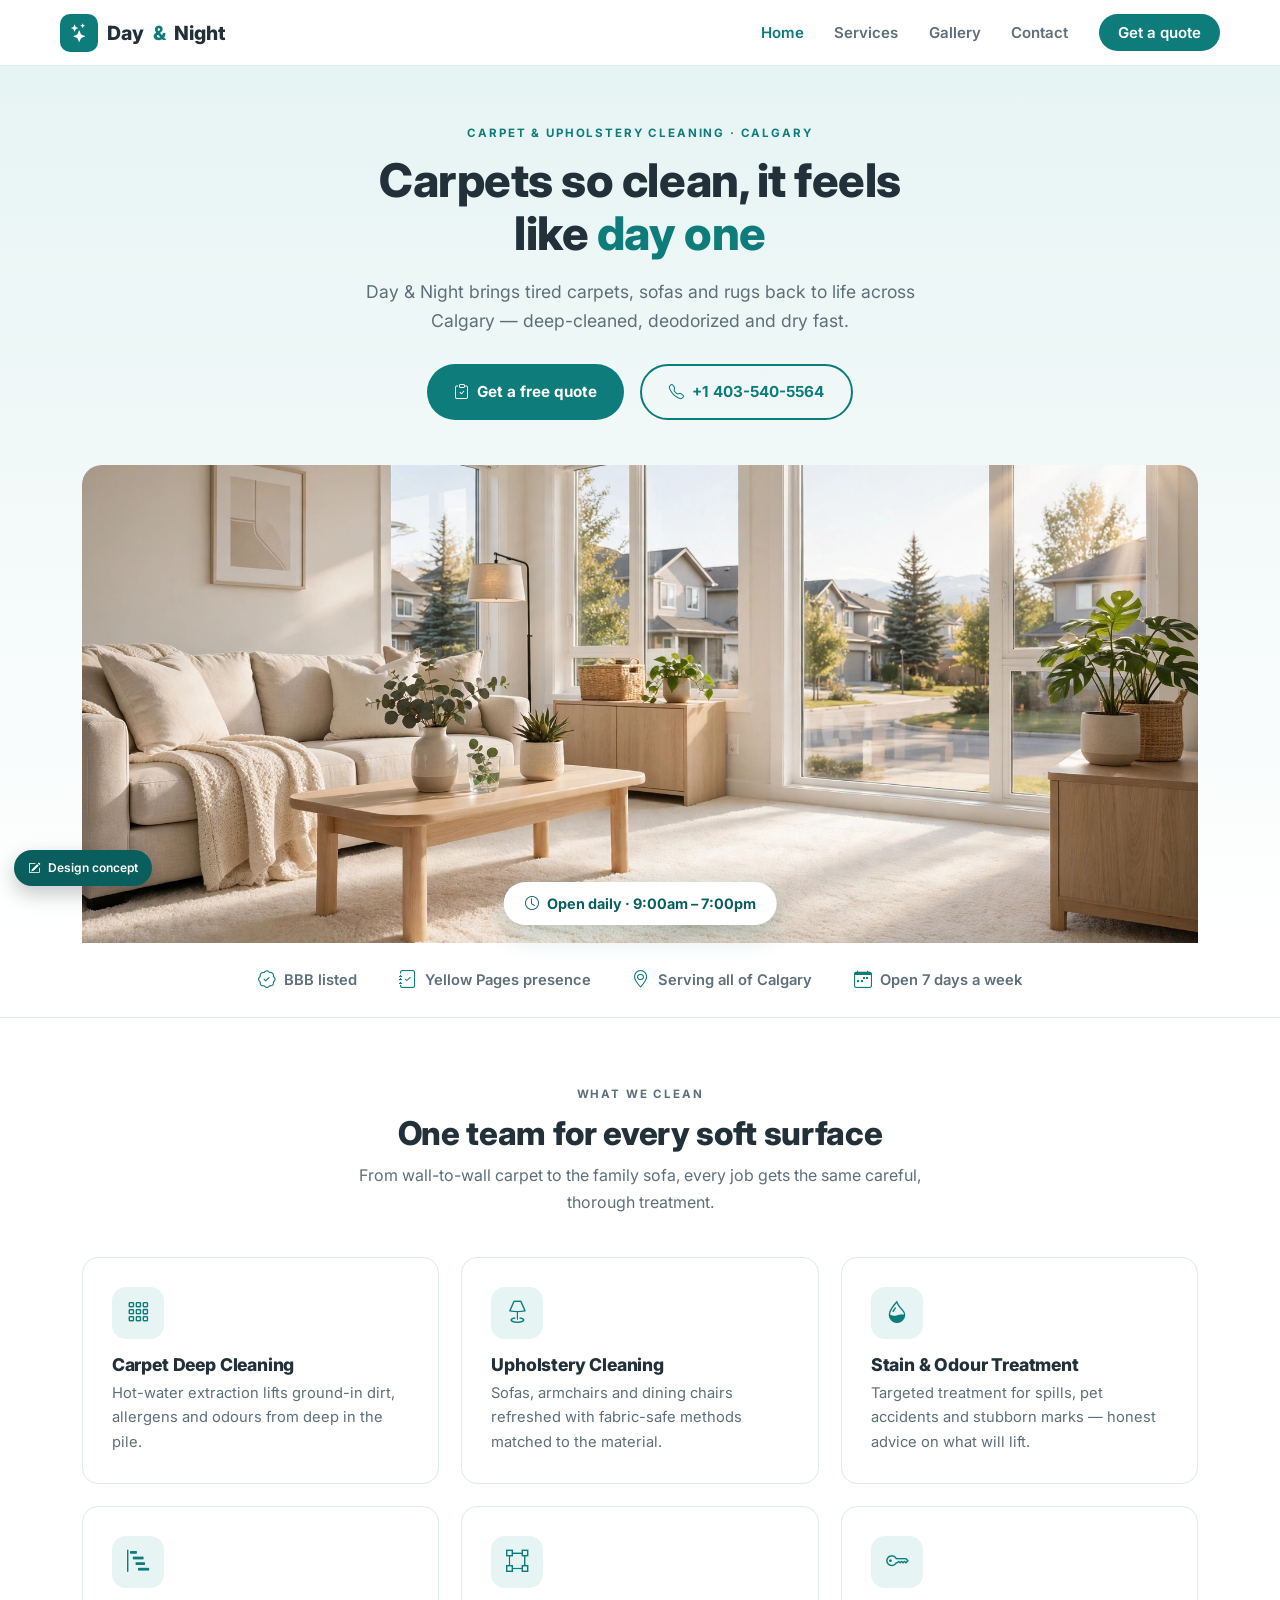
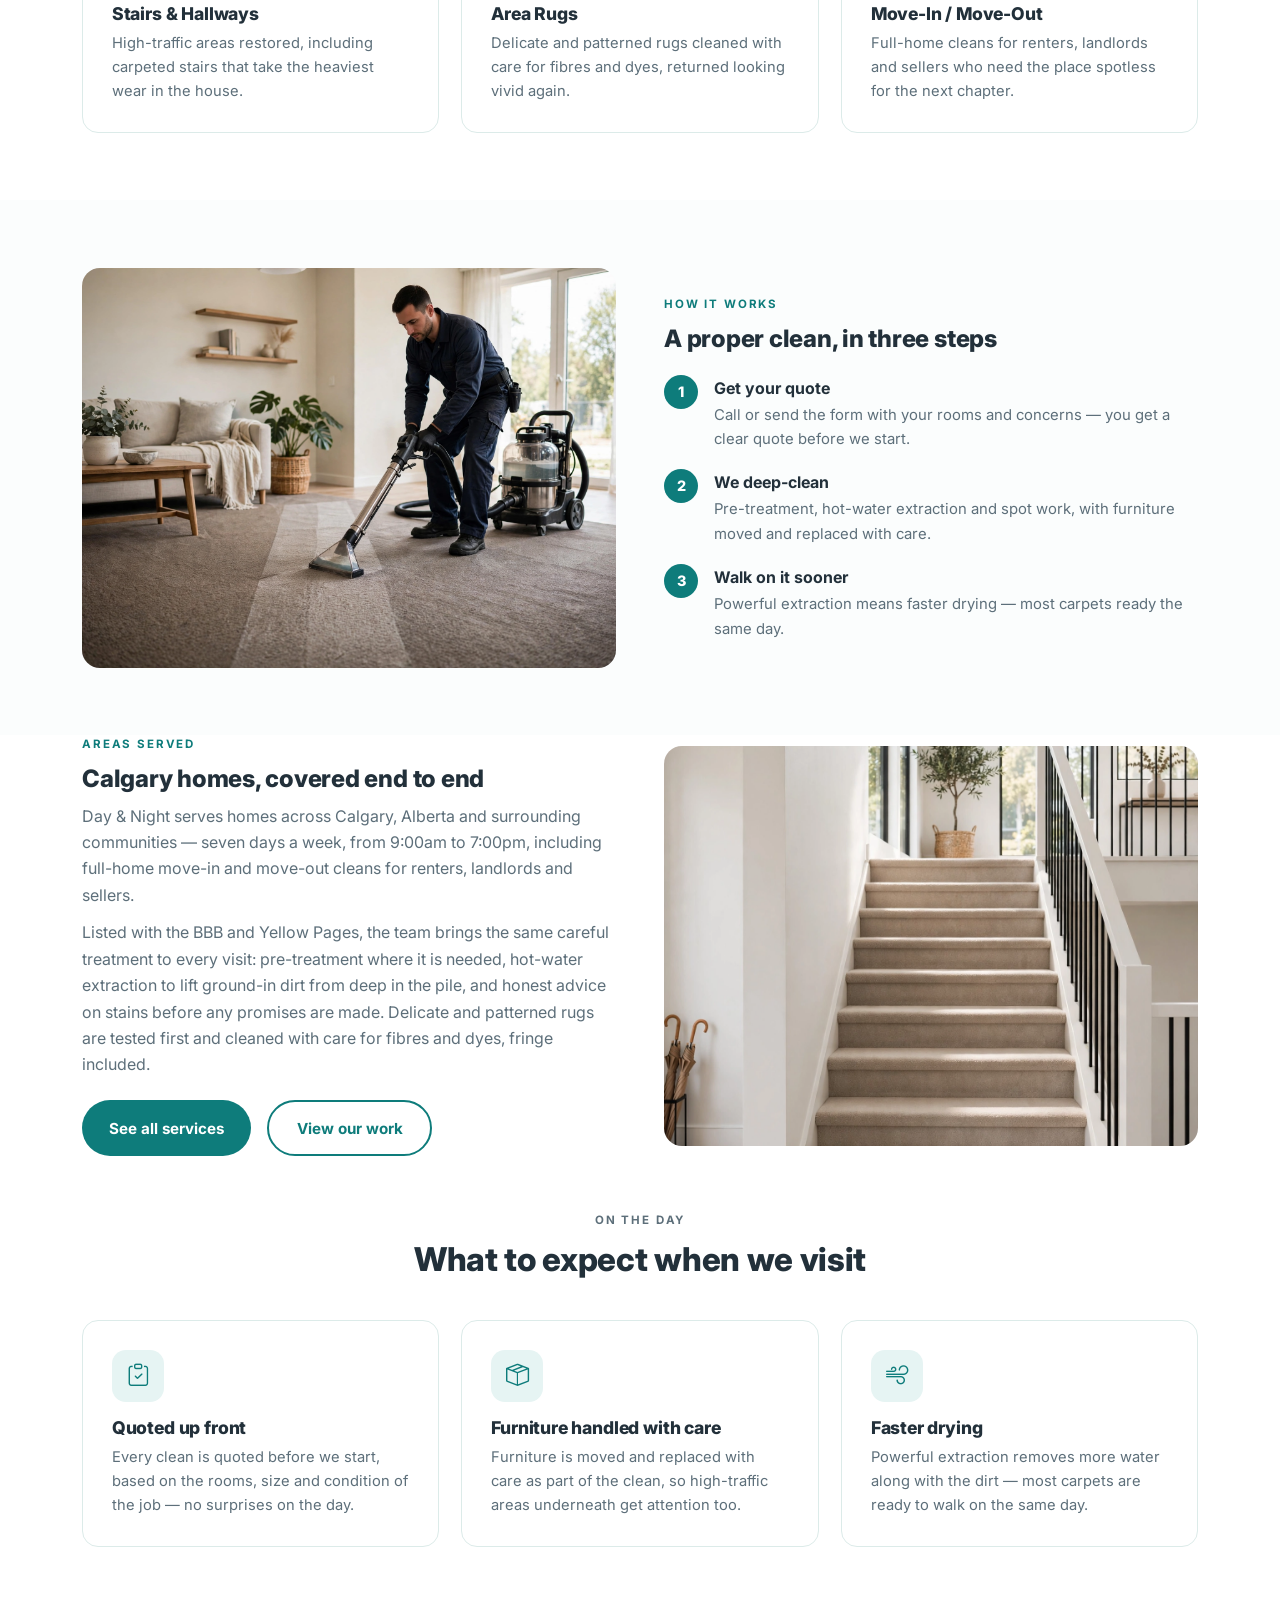
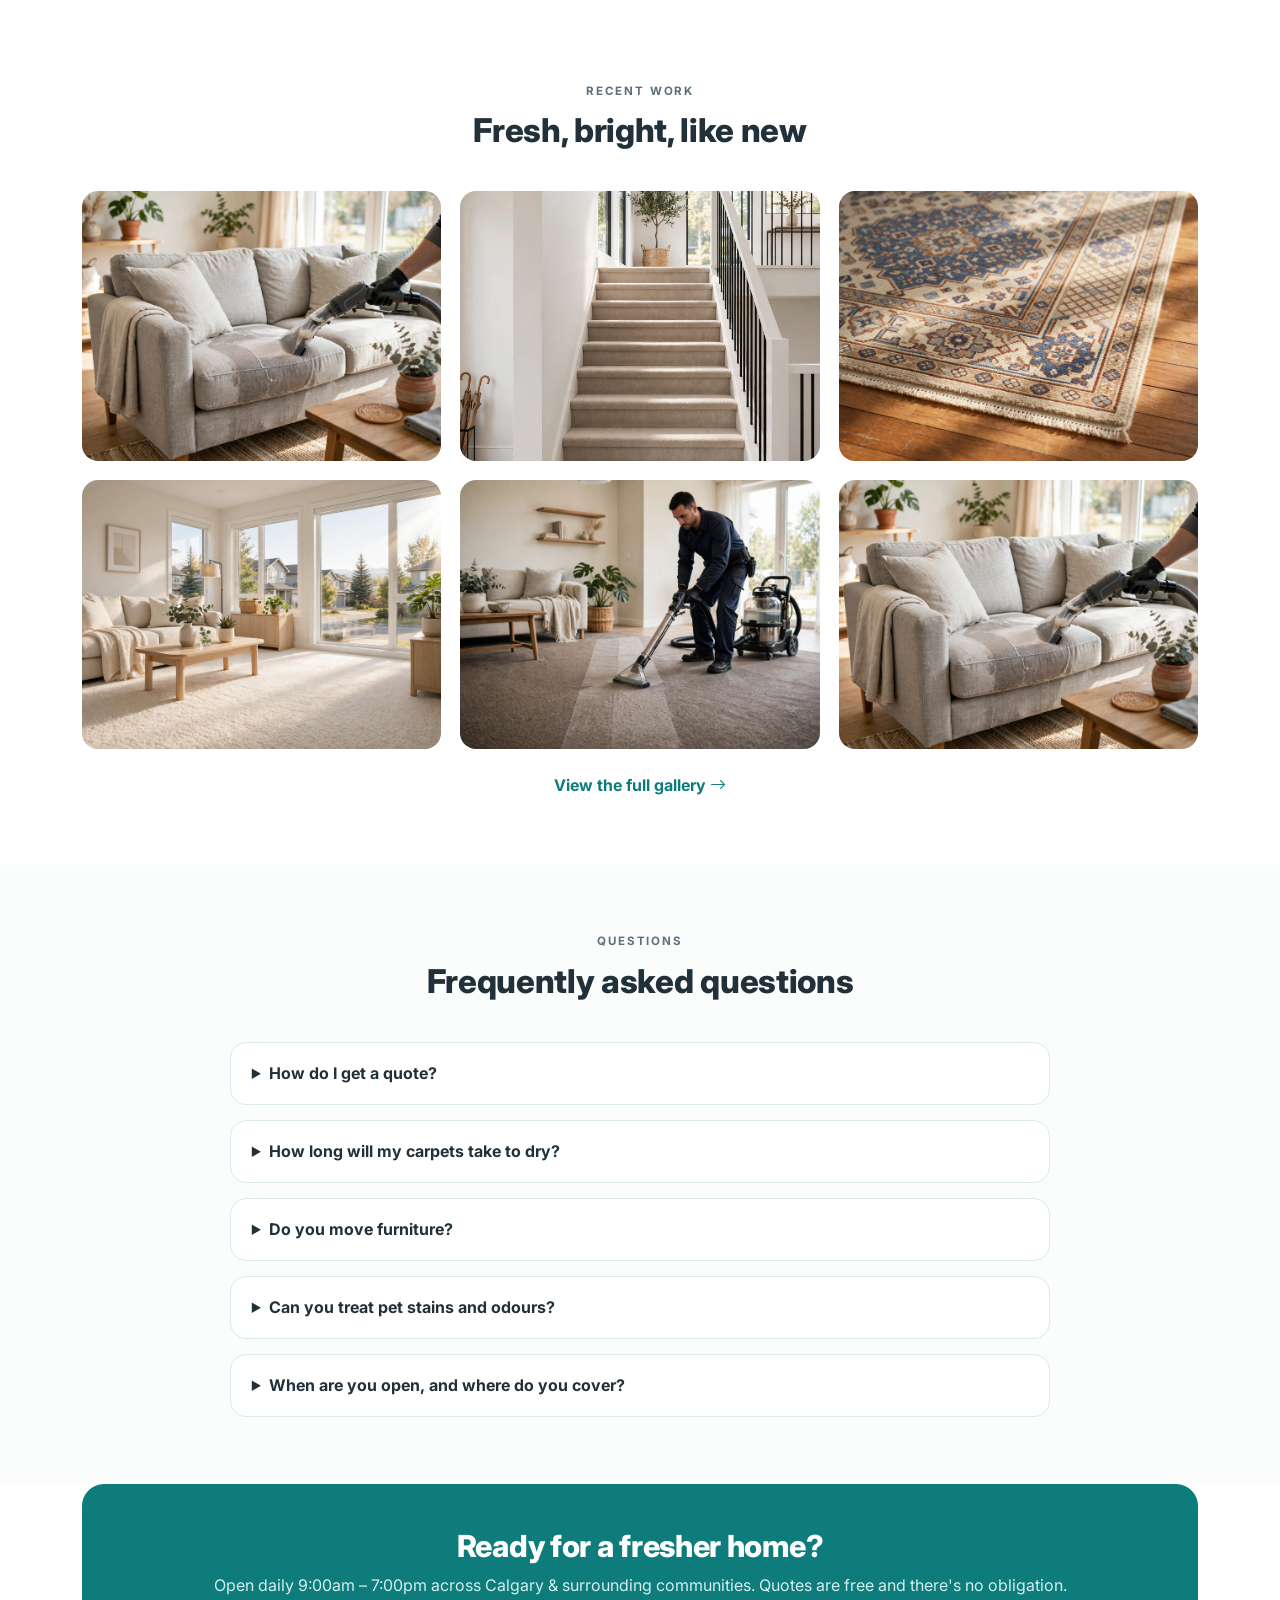
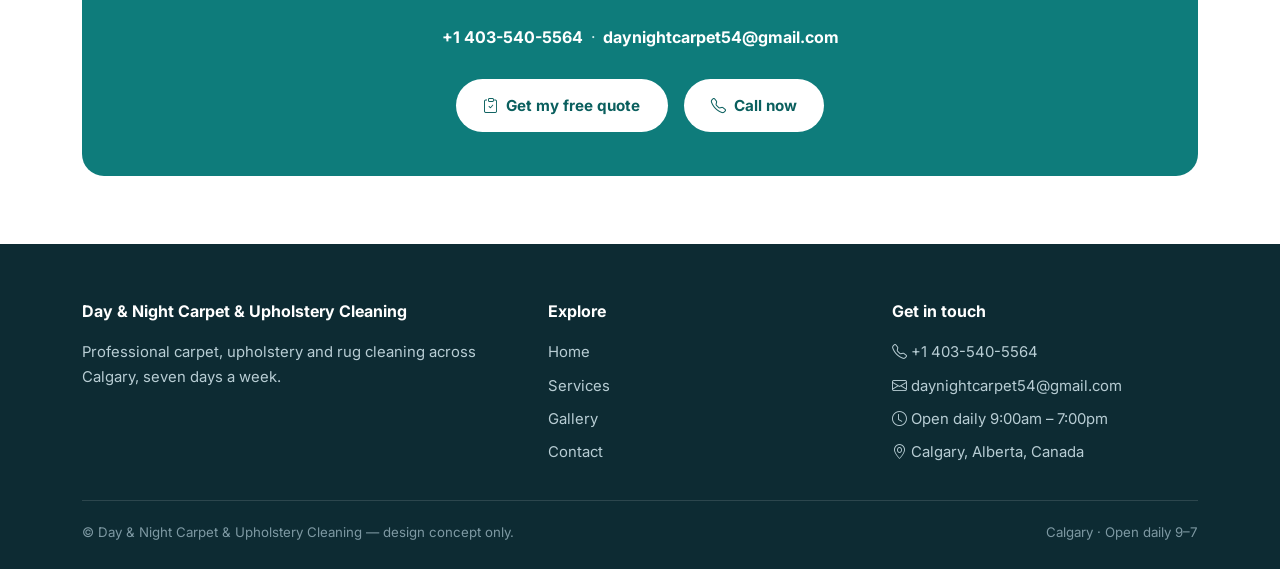
<file: index.html>
<!doctype html>
<html lang="en">
<head>
<meta charset="utf-8">
<meta name="viewport" content="width=device-width, initial-scale=1">
<title>Day &amp; Night Carpet &amp; Upholstery Cleaning — Calgary</title>
<meta name="description" content="Professional carpet and upholstery cleaning in Calgary. Open daily 9am–7pm. Call +1 403-540-5564 for a free quote.">
<link rel="preconnect" href="https://fonts.googleapis.com">
<link href="https://fonts.googleapis.com/css2?family=Inter:wght@400;500;600;700;800&display=swap" rel="stylesheet">
<link rel="stylesheet" href="https://cdn.jsdelivr.net/npm/bootstrap-icons@1.11.3/font/bootstrap-icons.min.css">
<link rel="stylesheet" href="styles.css">
</head>
<body>
<header class="site">
  <div class="wrap nav">
    <a class="logo" href="index.html"><span class="mark"><i class="bi bi-stars"></i></span>Day <span>&amp;</span> Night</a>
    <button class="nav-toggle" aria-label="Open menu" aria-expanded="false"><i class="bi bi-list"></i></button>
    <ul class="nav-links">
      <li><a href="index.html" class="active">Home</a></li>
      <li><a href="services.html">Services</a></li>
      <li><a href="gallery.html">Gallery</a></li>
      <li><a href="contact.html">Contact</a></li>
      <li><a class="nav-cta" href="contact.html">Get a quote</a></li>
    </ul>
  </div>
</header>

<section class="hero">
  <div class="wrap">
    <p class="kicker">Carpet &amp; upholstery cleaning · Calgary</p>
    <h1>Carpets so clean, it feels like <em>day one</em></h1>
    <p class="lede">Day &amp; Night brings tired carpets, sofas and rugs back to life across Calgary — deep-cleaned, deodorized and dry fast.</p>
    <div class="hero-actions">
      <a class="btn btn-teal" href="contact.html"><i class="bi bi-clipboard-check"></i> Get a free quote</a>
      <a class="btn btn-outline" href="tel:+14035405564"><i class="bi bi-telephone"></i> +1 403-540-5564</a>
    </div>
    <div class="hero-img">
      <img src="images/hero.webp" alt="A bright Calgary living room with a freshly cleaned carpet">
      <div class="hours-pill"><i class="bi bi-clock"></i> Open daily · 9:00am – 7:00pm</div>
    </div>
  </div>
</section>

<div class="trust">
  <div class="wrap trust-row">
    <span><i class="bi bi-patch-check"></i> BBB listed</span>
    <span><i class="bi bi-journal-check"></i> Yellow Pages presence</span>
    <span><i class="bi bi-geo-alt"></i> Serving all of Calgary</span>
    <span><i class="bi bi-calendar-week"></i> Open 7 days a week</span>
  </div>
</div>

<section class="section">
  <div class="wrap">
    <div class="sec-head">
      <p class="kicker">What we clean</p>
      <h2>One team for every soft surface</h2>
      <p>From wall-to-wall carpet to the family sofa, every job gets the same careful, thorough treatment.</p>
    </div>
    <div class="tiles">
      <div class="tile"><div class="ic"><i class="bi bi-grid-3x3-gap"></i></div><h3>Carpet Deep Cleaning</h3><p>Hot-water extraction lifts ground-in dirt, allergens and odours from deep in the pile.</p></div>
      <div class="tile"><div class="ic"><i class="bi bi-lamp"></i></div><h3>Upholstery Cleaning</h3><p>Sofas, armchairs and dining chairs refreshed with fabric-safe methods matched to the material.</p></div>
      <div class="tile"><div class="ic"><i class="bi bi-droplet-half"></i></div><h3>Stain &amp; Odour Treatment</h3><p>Targeted treatment for spills, pet accidents and stubborn marks — honest advice on what will lift.</p></div>
      <div class="tile"><div class="ic"><i class="bi bi-bar-chart-steps"></i></div><h3>Stairs &amp; Hallways</h3><p>High-traffic areas restored, including carpeted stairs that take the heaviest wear in the house.</p></div>
      <div class="tile"><div class="ic"><i class="bi bi-bounding-box"></i></div><h3>Area Rugs</h3><p>Delicate and patterned rugs cleaned with care for fibres and dyes, returned looking vivid again.</p></div>
      <div class="tile"><div class="ic"><i class="bi bi-key"></i></div><h3>Move-In / Move-Out</h3><p>Full-home cleans for renters, landlords and sellers who need the place spotless for the next chapter.</p></div>
    </div>
  </div>
</section>


<section class="section alt">
  <div class="wrap split">
    <img src="images/carpet-clean.webp" alt="Professional carpet cleaning machine at work">
    <div>
      <p class="kicker">How it works</p>
      <h2>A proper clean, in three steps</h2>
      <div class="process">
        <div class="p"><div class="n">1</div><div><b>Get your quote</b><p>Call or send the form with your rooms and concerns — you get a clear quote before we start.</p></div></div>
        <div class="p"><div class="n">2</div><div><b>We deep-clean</b><p>Pre-treatment, hot-water extraction and spot work, with furniture moved and replaced with care.</p></div></div>
        <div class="p"><div class="n">3</div><div><b>Walk on it sooner</b><p>Powerful extraction means faster drying — most carpets ready the same day.</p></div></div>
      </div>
    </div>
  </div>
</section>


<section class="section" style="padding-top:0">
  <div class="wrap">
    <div class="split">
      <div>
        <p class="kicker">Areas served</p>
        <h2>Calgary homes, covered end to end</h2>
        <p style="color:var(--soft);margin-top:.6rem">Day &amp; Night serves homes across Calgary, Alberta and surrounding communities — seven days a week, from 9:00am to 7:00pm, including full-home move-in and move-out cleans for renters, landlords and sellers.</p>
        <p style="color:var(--soft);margin-top:.7rem">Listed with the BBB and Yellow Pages, the team brings the same careful treatment to every visit: pre-treatment where it is needed, hot-water extraction to lift ground-in dirt from deep in the pile, and honest advice on stains before any promises are made. Delicate and patterned rugs are tested first and cleaned with care for fibres and dyes, fringe included.</p>
        <div class="hero-actions" style="justify-content:flex-start;margin-top:1.4rem">
          <a class="btn btn-teal" href="services.html">See all services</a>
          <a class="btn btn-outline" href="gallery.html">View our work</a>
        </div>
      </div>
      <img src="images/stairs.webp" alt="Spotless carpeted staircase in a Calgary home">
    </div>
    <div class="sec-head" style="margin-top:3.4rem">
      <p class="kicker">On the day</p>
      <h2>What to expect when we visit</h2>
    </div>
    <div class="tiles">
      <div class="tile"><div class="ic"><i class="bi bi-clipboard-check"></i></div><h3>Quoted up front</h3><p>Every clean is quoted before we start, based on the rooms, size and condition of the job — no surprises on the day.</p></div>
      <div class="tile"><div class="ic"><i class="bi bi-box-seam"></i></div><h3>Furniture handled with care</h3><p>Furniture is moved and replaced with care as part of the clean, so high-traffic areas underneath get attention too.</p></div>
      <div class="tile"><div class="ic"><i class="bi bi-wind"></i></div><h3>Faster drying</h3><p>Powerful extraction removes more water along with the dirt — most carpets are ready to walk on the same day.</p></div>
    </div>
  </div>
</section>

<section class="section">
  <div class="wrap">
    <div class="sec-head">
      <p class="kicker">Recent work</p>
      <h2>Fresh, bright, like new</h2>
    </div>
    <div class="strip">
      <img src="images/upholstery.webp" alt="Sofa being deep cleaned">
      <img src="images/stairs.webp" alt="Spotless carpeted staircase">
      <img src="images/rug.webp" alt="Clean patterned area rug">
    </div>
    <div class="strip" style="margin-top:1.2rem">
      <img src="images/hero.webp" alt="Bright living room with a freshly cleaned carpet">
      <img src="images/carpet-clean.webp" alt="Professional carpet cleaning in progress">
      <img src="images/upholstery.webp" alt="Upholstery fabric refreshed after cleaning" style="object-position:bottom">
    </div>
    <p style="margin-top:1.4rem;text-align:center"><a href="gallery.html" style="color:var(--teal);font-weight:700">View the full gallery <i class="bi bi-arrow-right"></i></a></p>
  </div>
</section>


<section class="section alt faq-sec">
  <div class="wrap">
    <div class="sec-head">
      <p class="kicker">Questions</p>
      <h2>Frequently asked questions</h2>
    </div>
    <div class="faq-list">
      <details class="faq-item"><summary>How do I get a quote?</summary><p>Call <a href="tel:+14035405564">+1 403-540-5564</a> or send the contact form with the rooms and any concerns. Every clean is quoted up front based on the size and condition of the job, and quotes are free with no obligation.</p></details>
      <details class="faq-item"><summary>How long will my carpets take to dry?</summary><p>Powerful hot-water extraction removes more water along with the dirt, so most carpets are ready to walk on the same day.</p></details>
      <details class="faq-item"><summary>Do you move furniture?</summary><p>Yes — furniture is moved and replaced with care during the clean, so the areas underneath get the same thorough treatment.</p></details>
      <details class="faq-item"><summary>Can you treat pet stains and odours?</summary><p>Stain and odour treatment is one of our core services, including spills and pet accidents. We will give you honest advice on what is likely to lift before we start.</p></details>
      <details class="faq-item"><summary>When are you open, and where do you cover?</summary><p>We are open daily, 9:00am – 7:00pm, and serve Calgary, Alberta and surrounding communities — including move-in and move-out cleans for renters, landlords and sellers.</p></details>
    </div>
  </div>
</section>

<section class="section" style="padding-top:0">
  <div class="wrap">
    <div class="quote-band">
      <h2>Ready for a fresher home?</h2>
      <p>Open daily 9:00am – 7:00pm across Calgary &amp; surrounding communities. Quotes are free and there's no obligation.</p>
      <p style="margin-bottom:1.8rem"><a href="tel:+14035405564" style="color:#fff;font-weight:700">+1 403-540-5564</a> &nbsp;·&nbsp; <a href="mailto:daynightcarpet54@gmail.com" style="color:#fff;font-weight:700">daynightcarpet54@gmail.com</a></p>
      <div class="hero-actions">
        <a class="btn btn-white" href="contact.html"><i class="bi bi-clipboard-check"></i> Get my free quote</a>
        <a class="btn btn-white" href="tel:+14035405564"><i class="bi bi-telephone"></i> Call now</a>
      </div>
    </div>
  </div>
</section>

<footer class="site">
  <div class="wrap">
    <div class="foot-grid">
      <div>
        <h4>Day &amp; Night Carpet &amp; Upholstery Cleaning</h4>
        <p style="font-size:.93rem">Professional carpet, upholstery and rug cleaning across Calgary, seven days a week.</p>
      </div>
      <div>
        <h4>Explore</h4>
        <ul>
          <li><a href="index.html">Home</a></li>
          <li><a href="services.html">Services</a></li>
          <li><a href="gallery.html">Gallery</a></li>
          <li><a href="contact.html">Contact</a></li>
        </ul>
      </div>
      <div>
        <h4>Get in touch</h4>
        <ul>
          <li><i class="bi bi-telephone"></i> <a href="tel:+14035405564">+1 403-540-5564</a></li>
          <li><i class="bi bi-envelope"></i> <a href="mailto:daynightcarpet54@gmail.com">daynightcarpet54@gmail.com</a></li>
          <li><i class="bi bi-clock"></i> Open daily 9:00am – 7:00pm</li>
          <li><i class="bi bi-geo-alt"></i> Calgary, Alberta, Canada</li>
        </ul>
      </div>
    </div>
    <div class="foot-bottom">
      <span>© Day &amp; Night Carpet &amp; Upholstery Cleaning — design concept only.</span>
      <span>Calgary · Open daily 9–7</span>
    </div>
  </div>
</footer>
<div class="concept-badge"><i class="bi bi-pencil-square"></i> Design concept</div>
<script>
document.querySelector('.nav-toggle').addEventListener('click', function(){
  var links = document.querySelector('.nav-links');
  var open = links.classList.toggle('open');
  this.setAttribute('aria-expanded', open);
});
</script>
</body>
</html>
</file>
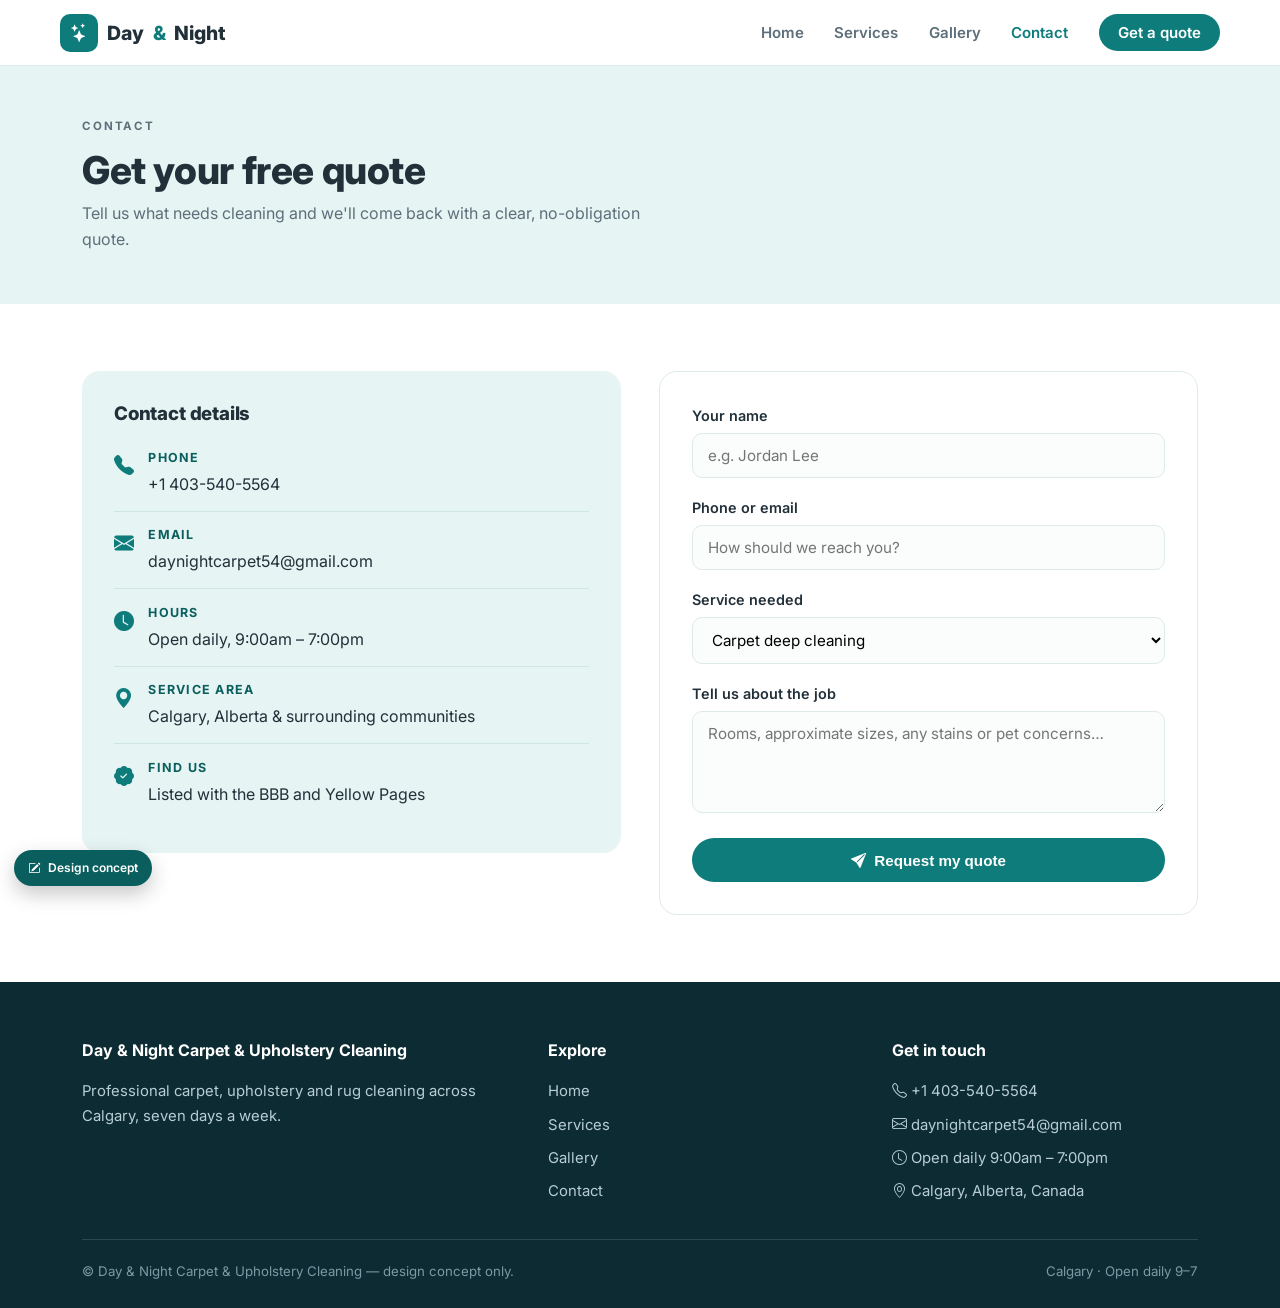
<file: contact.html>
<!doctype html>
<html lang="en">
<head>
<meta charset="utf-8">
<meta name="viewport" content="width=device-width, initial-scale=1">
<title>Contact — Day &amp; Night Carpet &amp; Upholstery Cleaning, Calgary</title>
<meta name="description" content="Get a free carpet or upholstery cleaning quote in Calgary. Call +1 403-540-5564, open daily 9am–7pm.">
<link rel="preconnect" href="https://fonts.googleapis.com">
<link href="https://fonts.googleapis.com/css2?family=Inter:wght@400;500;600;700;800&display=swap" rel="stylesheet">
<link rel="stylesheet" href="https://cdn.jsdelivr.net/npm/bootstrap-icons@1.11.3/font/bootstrap-icons.min.css">
<link rel="stylesheet" href="styles.css">
</head>
<body>
<header class="site">
  <div class="wrap nav">
    <a class="logo" href="index.html"><span class="mark"><i class="bi bi-stars"></i></span>Day <span>&amp;</span> Night</a>
    <button class="nav-toggle" aria-label="Open menu" aria-expanded="false"><i class="bi bi-list"></i></button>
    <ul class="nav-links">
      <li><a href="index.html">Home</a></li>
      <li><a href="services.html">Services</a></li>
      <li><a href="gallery.html">Gallery</a></li>
      <li><a href="contact.html" class="active">Contact</a></li>
      <li><a class="nav-cta" href="contact.html">Get a quote</a></li>
    </ul>
  </div>
</header>

<section class="page-hero">
  <div class="wrap">
    <p class="kicker">Contact</p>
    <h1>Get your free quote</h1>
    <p>Tell us what needs cleaning and we'll come back with a clear, no-obligation quote.</p>
  </div>
</section>

<section class="section">
  <div class="wrap contact-grid">
    <div class="info-card">
      <h3 style="margin-bottom:.6rem">Contact details</h3>
      <div class="info-row"><i class="bi bi-telephone-fill"></i><div><b>Phone</b><a href="tel:+14035405564">+1 403-540-5564</a></div></div>
      <div class="info-row"><i class="bi bi-envelope-fill"></i><div><b>Email</b><a href="mailto:daynightcarpet54@gmail.com">daynightcarpet54@gmail.com</a></div></div>
      <div class="info-row"><i class="bi bi-clock-fill"></i><div><b>Hours</b>Open daily, 9:00am – 7:00pm</div></div>
      <div class="info-row"><i class="bi bi-geo-alt-fill"></i><div><b>Service area</b>Calgary, Alberta &amp; surrounding communities</div></div>
      <div class="info-row"><i class="bi bi-patch-check-fill"></i><div><b>Find us</b>Listed with the BBB and Yellow Pages</div></div>
    </div>
    <form class="demo-form" onsubmit="return false">
      <label for="name">Your name</label>
      <input id="name" type="text" placeholder="e.g. Jordan Lee">
      <label for="phone">Phone or email</label>
      <input id="phone" type="text" placeholder="How should we reach you?">
      <label for="service">Service needed</label>
      <select id="service">
        <option>Carpet deep cleaning</option>
        <option>Upholstery cleaning</option>
        <option>Stairs &amp; hallways</option>
        <option>Area rug cleaning</option>
        <option>Move-in / move-out clean</option>
      </select>
      <label for="msg">Tell us about the job</label>
      <textarea id="msg" rows="4" placeholder="Rooms, approximate sizes, any stains or pet concerns…"></textarea>
      <button class="btn btn-teal" type="submit"><i class="bi bi-send-fill"></i> Request my quote</button>
    </form>
  </div>
</section>

<footer class="site">
  <div class="wrap">
    <div class="foot-grid">
      <div>
        <h4>Day &amp; Night Carpet &amp; Upholstery Cleaning</h4>
        <p style="font-size:.93rem">Professional carpet, upholstery and rug cleaning across Calgary, seven days a week.</p>
      </div>
      <div>
        <h4>Explore</h4>
        <ul>
          <li><a href="index.html">Home</a></li>
          <li><a href="services.html">Services</a></li>
          <li><a href="gallery.html">Gallery</a></li>
          <li><a href="contact.html">Contact</a></li>
        </ul>
      </div>
      <div>
        <h4>Get in touch</h4>
        <ul>
          <li><i class="bi bi-telephone"></i> <a href="tel:+14035405564">+1 403-540-5564</a></li>
          <li><i class="bi bi-envelope"></i> <a href="mailto:daynightcarpet54@gmail.com">daynightcarpet54@gmail.com</a></li>
          <li><i class="bi bi-clock"></i> Open daily 9:00am – 7:00pm</li>
          <li><i class="bi bi-geo-alt"></i> Calgary, Alberta, Canada</li>
        </ul>
      </div>
    </div>
    <div class="foot-bottom">
      <span>© Day &amp; Night Carpet &amp; Upholstery Cleaning — design concept only.</span>
      <span>Calgary · Open daily 9–7</span>
    </div>
  </div>
</footer>
<div class="concept-badge"><i class="bi bi-pencil-square"></i> Design concept</div>
<script>
document.querySelector('.nav-toggle').addEventListener('click', function(){
  var links = document.querySelector('.nav-links');
  var open = links.classList.toggle('open');
  this.setAttribute('aria-expanded', open);
});
</script>
</body>
</html>
</file>
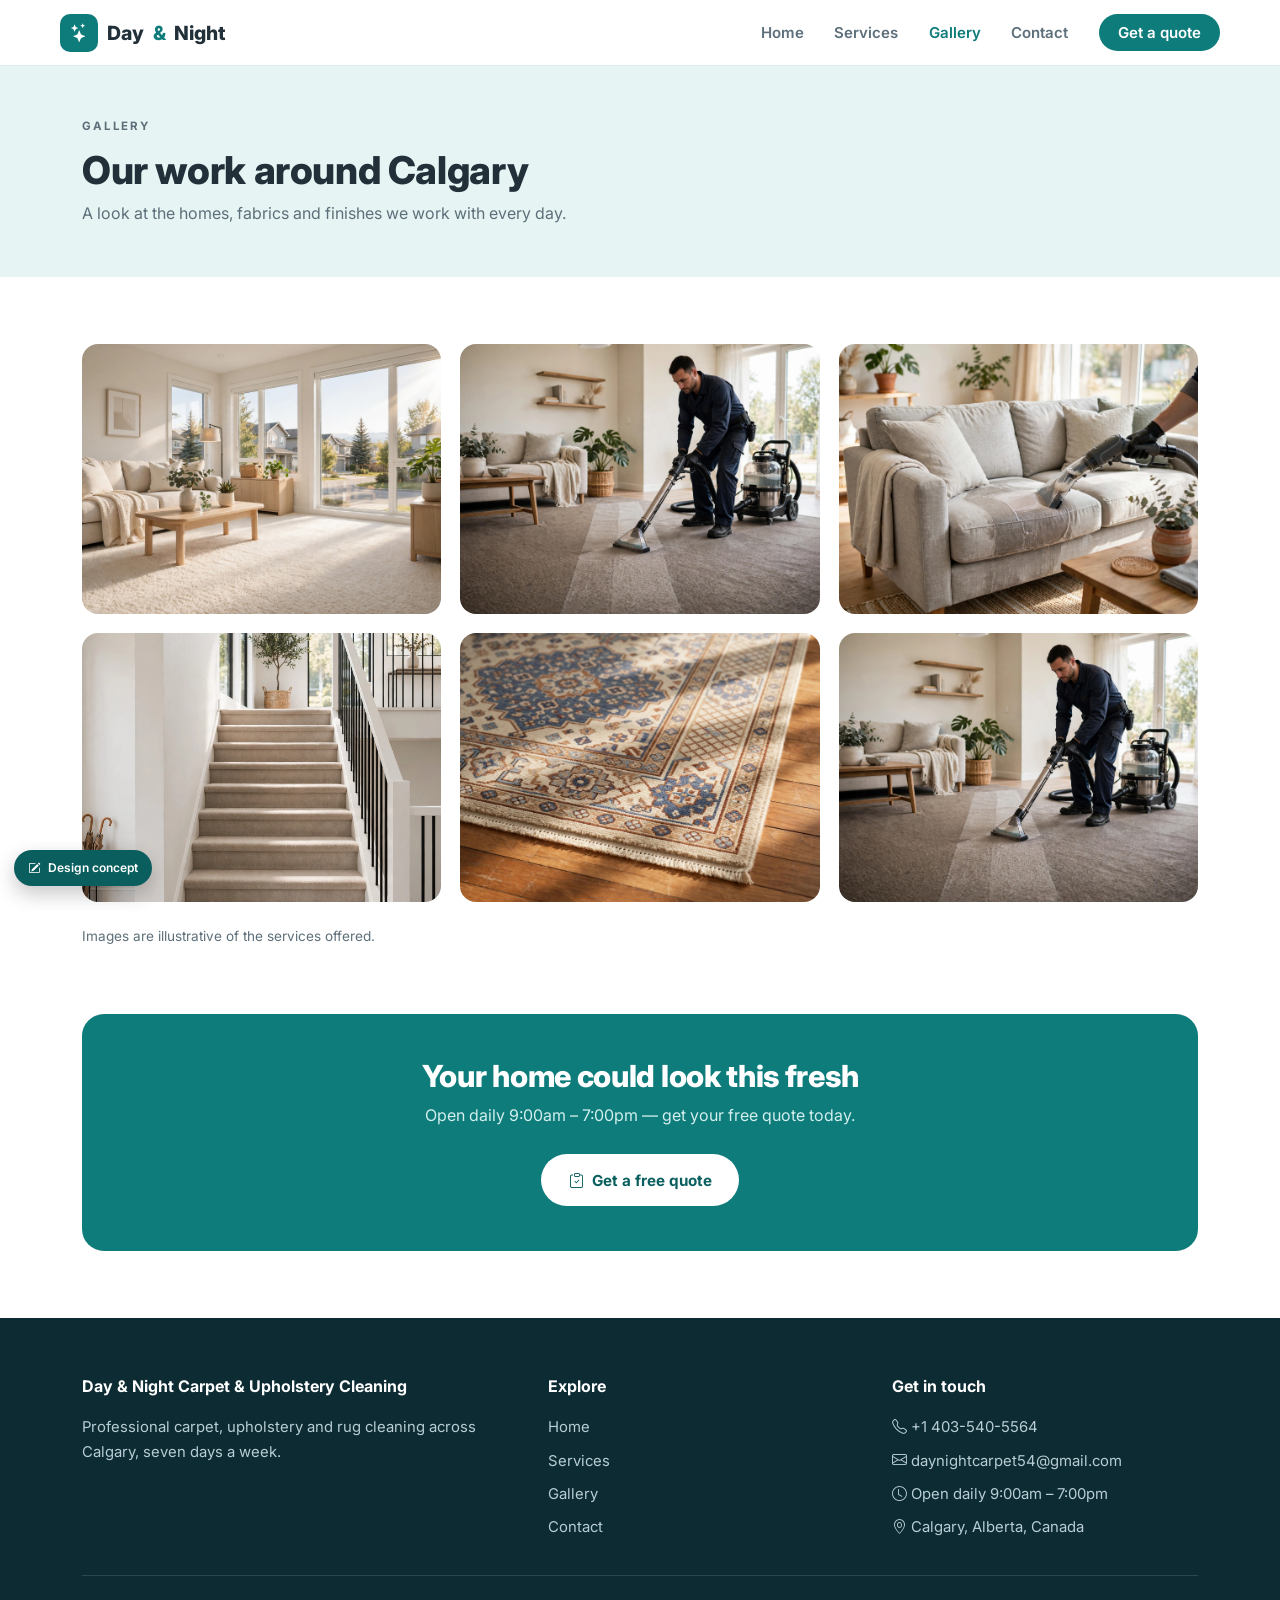
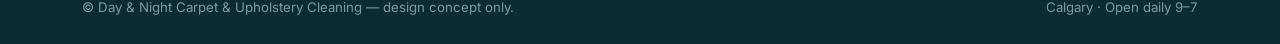
<file: gallery.html>
<!doctype html>
<html lang="en">
<head>
<meta charset="utf-8">
<meta name="viewport" content="width=device-width, initial-scale=1">
<title>Gallery — Day &amp; Night Carpet &amp; Upholstery Cleaning, Calgary</title>
<meta name="description" content="Photos of carpet, upholstery and rug cleaning work by Day & Night in Calgary.">
<link rel="preconnect" href="https://fonts.googleapis.com">
<link href="https://fonts.googleapis.com/css2?family=Inter:wght@400;500;600;700;800&display=swap" rel="stylesheet">
<link rel="stylesheet" href="https://cdn.jsdelivr.net/npm/bootstrap-icons@1.11.3/font/bootstrap-icons.min.css">
<link rel="stylesheet" href="styles.css">
</head>
<body>
<header class="site">
  <div class="wrap nav">
    <a class="logo" href="index.html"><span class="mark"><i class="bi bi-stars"></i></span>Day <span>&amp;</span> Night</a>
    <button class="nav-toggle" aria-label="Open menu" aria-expanded="false"><i class="bi bi-list"></i></button>
    <ul class="nav-links">
      <li><a href="index.html">Home</a></li>
      <li><a href="services.html">Services</a></li>
      <li><a href="gallery.html" class="active">Gallery</a></li>
      <li><a href="contact.html">Contact</a></li>
      <li><a class="nav-cta" href="contact.html">Get a quote</a></li>
    </ul>
  </div>
</header>

<section class="page-hero">
  <div class="wrap">
    <p class="kicker">Gallery</p>
    <h1>Our work around Calgary</h1>
    <p>A look at the homes, fabrics and finishes we work with every day.</p>
  </div>
</section>

<section class="section">
  <div class="wrap">
    <div class="gal">
      <img src="images/hero.webp" alt="Bright living room with a freshly cleaned carpet">
      <img src="images/carpet-clean.webp" alt="Carpet cleaning machine in action">
      <img src="images/upholstery.webp" alt="Sofa upholstery being cleaned">
      <img src="images/stairs.webp" alt="Spotless carpeted staircase">
      <img src="images/rug.webp" alt="Clean patterned area rug">
      <img src="images/carpet-clean.webp" alt="Extraction cleaning revealing a clean path" style="object-position:bottom">
    </div>
    <p style="margin-top:1.4rem;color:var(--soft);font-size:.85rem">Images are illustrative of the services offered.</p>
  </div>
</section>

<section class="section" style="padding-top:0">
  <div class="wrap">
    <div class="quote-band">
      <h2>Your home could look this fresh</h2>
      <p>Open daily 9:00am – 7:00pm — get your free quote today.</p>
      <a class="btn btn-white" href="contact.html"><i class="bi bi-clipboard-check"></i> Get a free quote</a>
    </div>
  </div>
</section>

<footer class="site">
  <div class="wrap">
    <div class="foot-grid">
      <div>
        <h4>Day &amp; Night Carpet &amp; Upholstery Cleaning</h4>
        <p style="font-size:.93rem">Professional carpet, upholstery and rug cleaning across Calgary, seven days a week.</p>
      </div>
      <div>
        <h4>Explore</h4>
        <ul>
          <li><a href="index.html">Home</a></li>
          <li><a href="services.html">Services</a></li>
          <li><a href="gallery.html">Gallery</a></li>
          <li><a href="contact.html">Contact</a></li>
        </ul>
      </div>
      <div>
        <h4>Get in touch</h4>
        <ul>
          <li><i class="bi bi-telephone"></i> <a href="tel:+14035405564">+1 403-540-5564</a></li>
          <li><i class="bi bi-envelope"></i> <a href="mailto:daynightcarpet54@gmail.com">daynightcarpet54@gmail.com</a></li>
          <li><i class="bi bi-clock"></i> Open daily 9:00am – 7:00pm</li>
          <li><i class="bi bi-geo-alt"></i> Calgary, Alberta, Canada</li>
        </ul>
      </div>
    </div>
    <div class="foot-bottom">
      <span>© Day &amp; Night Carpet &amp; Upholstery Cleaning — design concept only.</span>
      <span>Calgary · Open daily 9–7</span>
    </div>
  </div>
</footer>
<div class="concept-badge"><i class="bi bi-pencil-square"></i> Design concept</div>
<script>
document.querySelector('.nav-toggle').addEventListener('click', function(){
  var links = document.querySelector('.nav-links');
  var open = links.classList.toggle('open');
  this.setAttribute('aria-expanded', open);
});
</script>
</body>
</html>
</file>
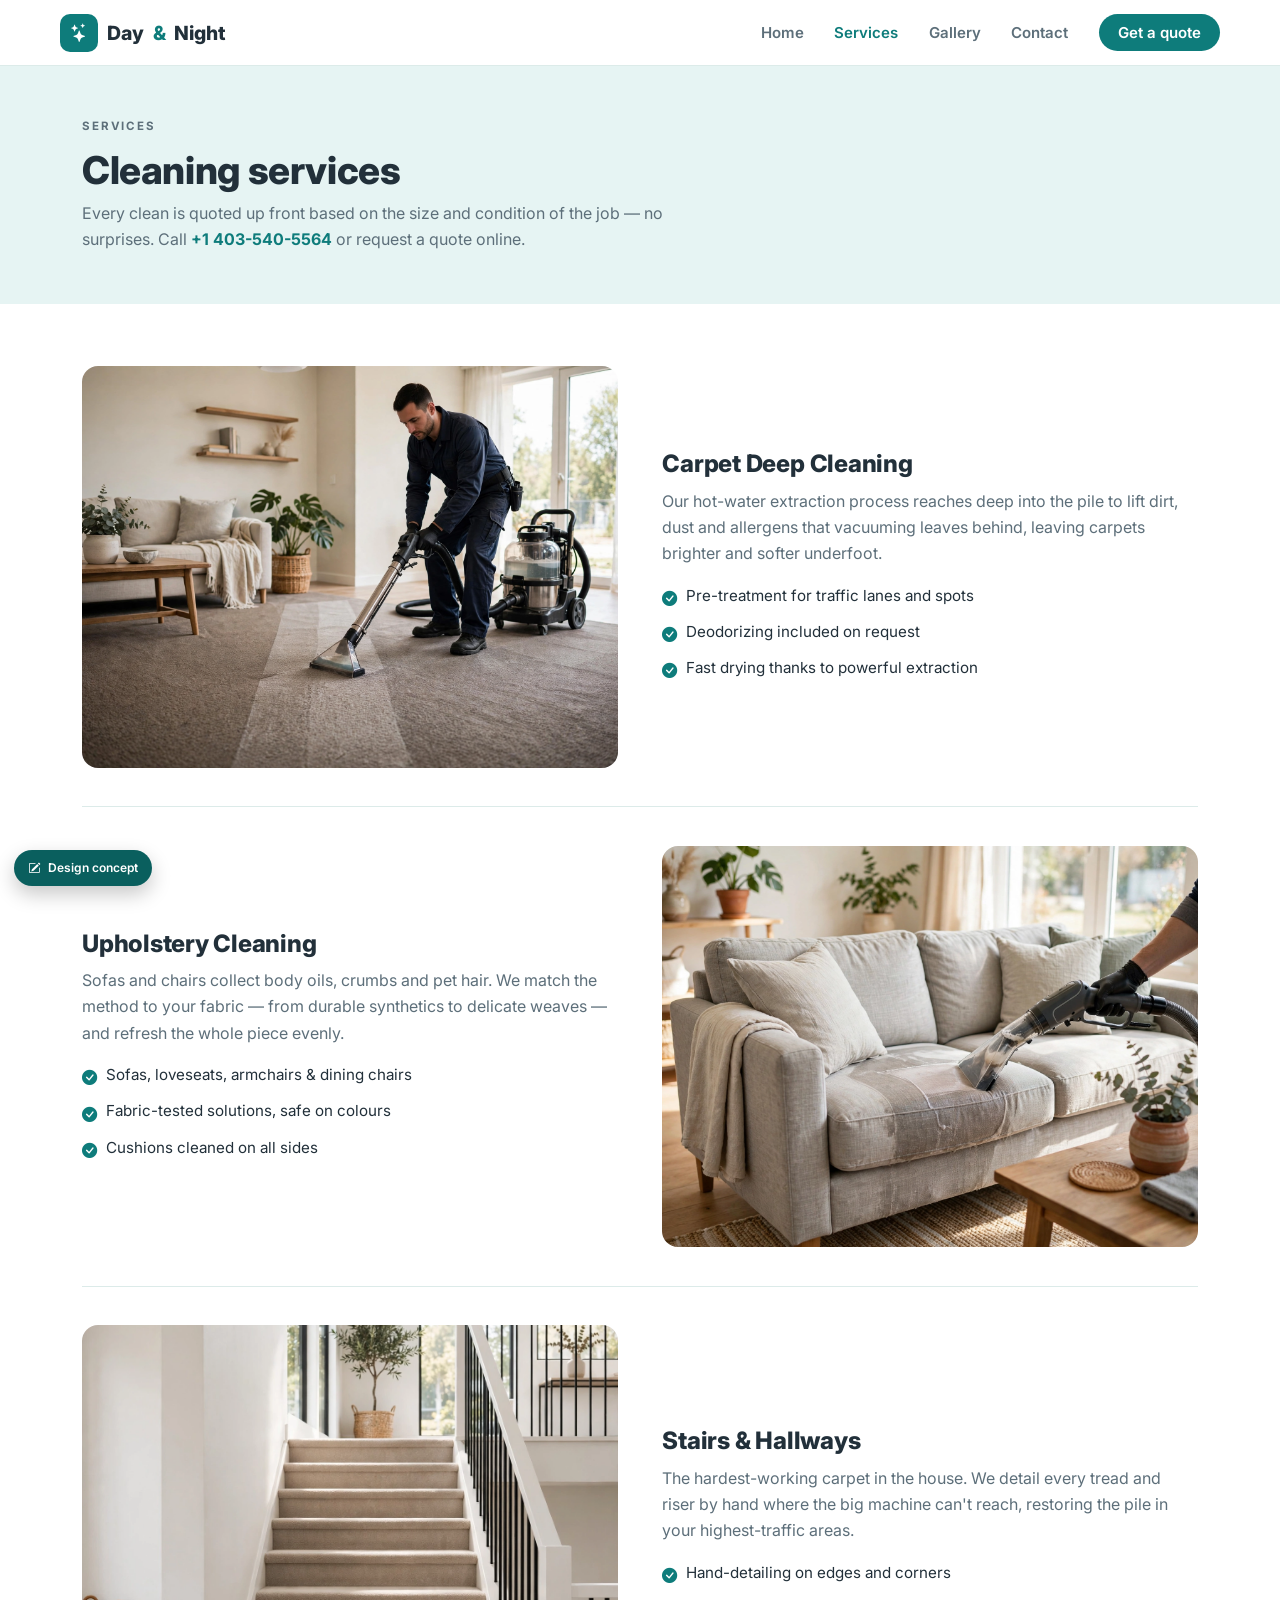
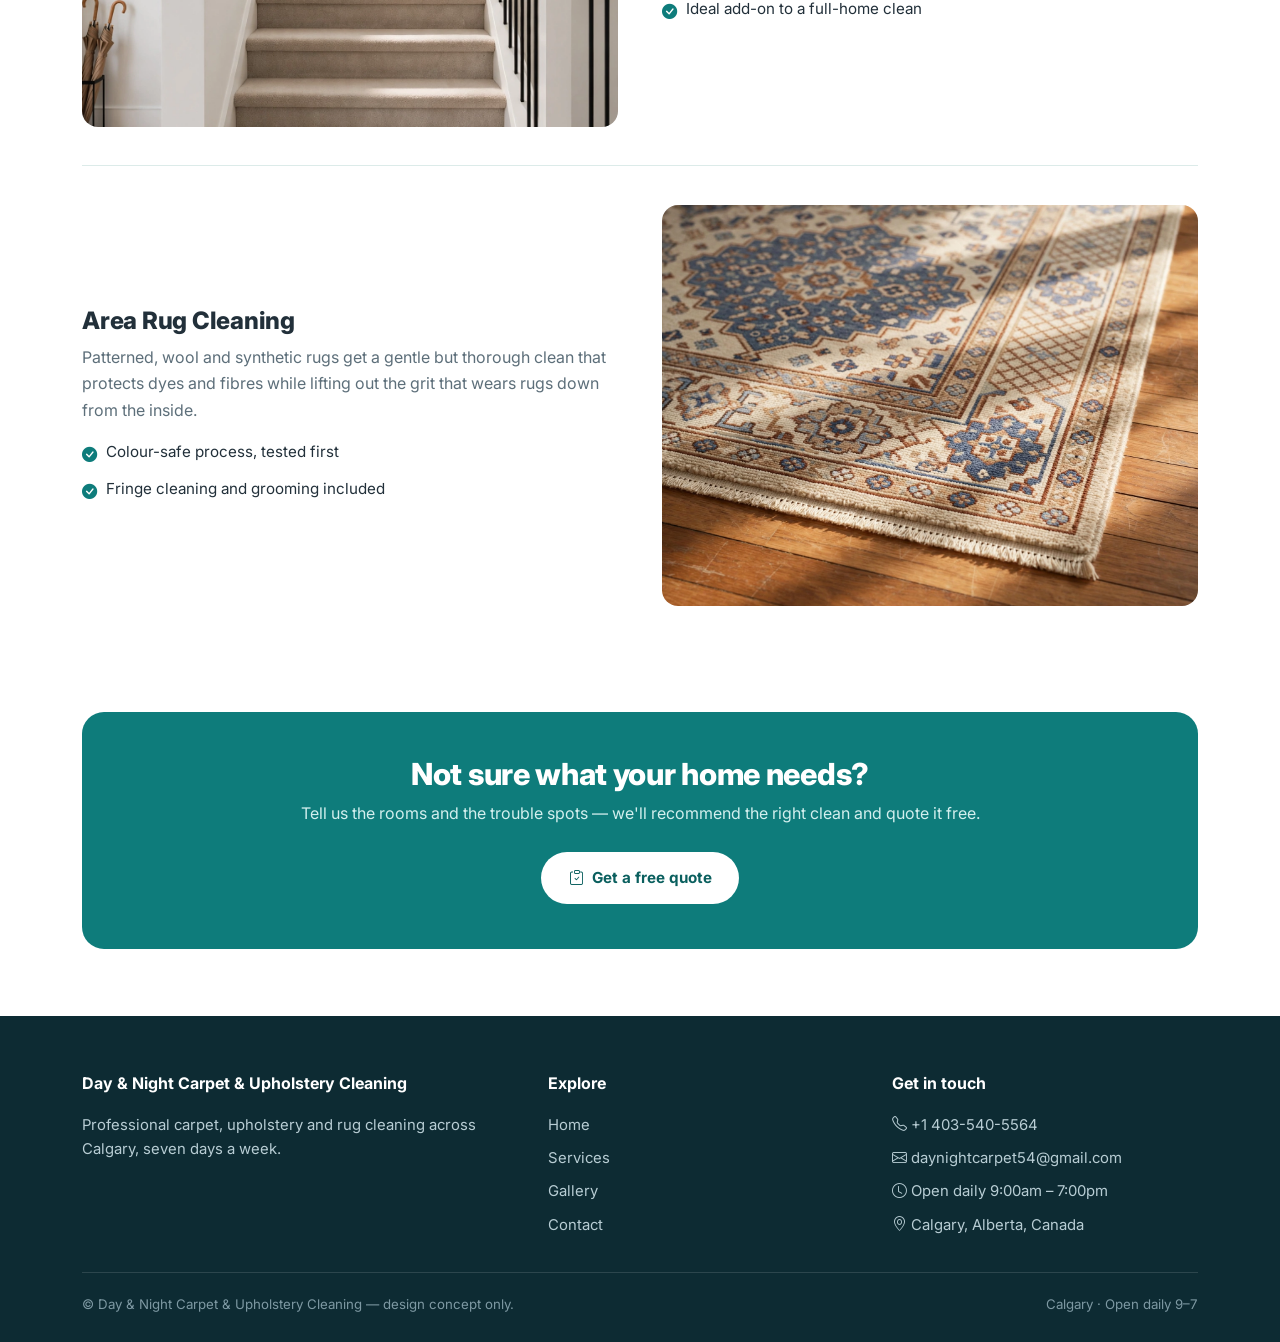
<file: services.html>
<!doctype html>
<html lang="en">
<head>
<meta charset="utf-8">
<meta name="viewport" content="width=device-width, initial-scale=1">
<title>Services — Day &amp; Night Carpet &amp; Upholstery Cleaning, Calgary</title>
<meta name="description" content="Carpet deep cleaning, upholstery, stairs and area rug cleaning in Calgary. Open daily 9am–7pm. Get a free quote.">
<link rel="preconnect" href="https://fonts.googleapis.com">
<link href="https://fonts.googleapis.com/css2?family=Inter:wght@400;500;600;700;800&display=swap" rel="stylesheet">
<link rel="stylesheet" href="https://cdn.jsdelivr.net/npm/bootstrap-icons@1.11.3/font/bootstrap-icons.min.css">
<link rel="stylesheet" href="styles.css">
</head>
<body>
<header class="site">
  <div class="wrap nav">
    <a class="logo" href="index.html"><span class="mark"><i class="bi bi-stars"></i></span>Day <span>&amp;</span> Night</a>
    <button class="nav-toggle" aria-label="Open menu" aria-expanded="false"><i class="bi bi-list"></i></button>
    <ul class="nav-links">
      <li><a href="index.html">Home</a></li>
      <li><a href="services.html" class="active">Services</a></li>
      <li><a href="gallery.html">Gallery</a></li>
      <li><a href="contact.html">Contact</a></li>
      <li><a class="nav-cta" href="contact.html">Get a quote</a></li>
    </ul>
  </div>
</header>

<section class="page-hero">
  <div class="wrap">
    <p class="kicker">Services</p>
    <h1>Cleaning services</h1>
    <p>Every clean is quoted up front based on the size and condition of the job — no surprises. Call <a href="tel:+14035405564" style="color:var(--teal);font-weight:700">+1 403-540-5564</a> or request a quote online.</p>
  </div>
</section>

<section class="section" style="padding-top:1.5rem">
  <div class="wrap">
    <article class="svc-row">
      <img src="images/carpet-clean.webp" alt="Hot-water extraction carpet cleaning">
      <div>
        <h3>Carpet Deep Cleaning</h3>
        <p>Our hot-water extraction process reaches deep into the pile to lift dirt, dust and allergens that vacuuming leaves behind, leaving carpets brighter and softer underfoot.</p>
        <ul>
          <li><i class="bi bi-check-circle-fill"></i> Pre-treatment for traffic lanes and spots</li>
          <li><i class="bi bi-check-circle-fill"></i> Deodorizing included on request</li>
          <li><i class="bi bi-check-circle-fill"></i> Fast drying thanks to powerful extraction</li>
        </ul>
      </div>
    </article>
    <article class="svc-row flip">
      <img src="images/upholstery.webp" alt="Fabric sofa being cleaned">
      <div>
        <h3>Upholstery Cleaning</h3>
        <p>Sofas and chairs collect body oils, crumbs and pet hair. We match the method to your fabric — from durable synthetics to delicate weaves — and refresh the whole piece evenly.</p>
        <ul>
          <li><i class="bi bi-check-circle-fill"></i> Sofas, loveseats, armchairs &amp; dining chairs</li>
          <li><i class="bi bi-check-circle-fill"></i> Fabric-tested solutions, safe on colours</li>
          <li><i class="bi bi-check-circle-fill"></i> Cushions cleaned on all sides</li>
        </ul>
      </div>
    </article>
    <article class="svc-row">
      <img src="images/stairs.webp" alt="Freshly cleaned carpeted stairs">
      <div>
        <h3>Stairs &amp; Hallways</h3>
        <p>The hardest-working carpet in the house. We detail every tread and riser by hand where the big machine can't reach, restoring the pile in your highest-traffic areas.</p>
        <ul>
          <li><i class="bi bi-check-circle-fill"></i> Hand-detailing on edges and corners</li>
          <li><i class="bi bi-check-circle-fill"></i> Ideal add-on to a full-home clean</li>
        </ul>
      </div>
    </article>
    <article class="svc-row flip">
      <img src="images/rug.webp" alt="Patterned area rug after cleaning">
      <div>
        <h3>Area Rug Cleaning</h3>
        <p>Patterned, wool and synthetic rugs get a gentle but thorough clean that protects dyes and fibres while lifting out the grit that wears rugs down from the inside.</p>
        <ul>
          <li><i class="bi bi-check-circle-fill"></i> Colour-safe process, tested first</li>
          <li><i class="bi bi-check-circle-fill"></i> Fringe cleaning and grooming included</li>
        </ul>
      </div>
    </article>
  </div>
</section>

<section class="section" style="padding-top:0">
  <div class="wrap">
    <div class="quote-band">
      <h2>Not sure what your home needs?</h2>
      <p>Tell us the rooms and the trouble spots — we'll recommend the right clean and quote it free.</p>
      <a class="btn btn-white" href="contact.html"><i class="bi bi-clipboard-check"></i> Get a free quote</a>
    </div>
  </div>
</section>

<footer class="site">
  <div class="wrap">
    <div class="foot-grid">
      <div>
        <h4>Day &amp; Night Carpet &amp; Upholstery Cleaning</h4>
        <p style="font-size:.93rem">Professional carpet, upholstery and rug cleaning across Calgary, seven days a week.</p>
      </div>
      <div>
        <h4>Explore</h4>
        <ul>
          <li><a href="index.html">Home</a></li>
          <li><a href="services.html">Services</a></li>
          <li><a href="gallery.html">Gallery</a></li>
          <li><a href="contact.html">Contact</a></li>
        </ul>
      </div>
      <div>
        <h4>Get in touch</h4>
        <ul>
          <li><i class="bi bi-telephone"></i> <a href="tel:+14035405564">+1 403-540-5564</a></li>
          <li><i class="bi bi-envelope"></i> <a href="mailto:daynightcarpet54@gmail.com">daynightcarpet54@gmail.com</a></li>
          <li><i class="bi bi-clock"></i> Open daily 9:00am – 7:00pm</li>
          <li><i class="bi bi-geo-alt"></i> Calgary, Alberta, Canada</li>
        </ul>
      </div>
    </div>
    <div class="foot-bottom">
      <span>© Day &amp; Night Carpet &amp; Upholstery Cleaning — design concept only.</span>
      <span>Calgary · Open daily 9–7</span>
    </div>
  </div>
</footer>
<div class="concept-badge"><i class="bi bi-pencil-square"></i> Design concept</div>
<script>
document.querySelector('.nav-toggle').addEventListener('click', function(){
  var links = document.querySelector('.nav-links');
  var open = links.classList.toggle('open');
  this.setAttribute('aria-expanded', open);
});
</script>
</body>
</html>
</file>
<file: styles.css>
:root{
  --teal:#0e7c7b; --teal-d:#0a5f5e; --teal-soft:#e6f4f3; --ink:#22303a; --soft:#5d6f7a;
  --paper:#fbfdfd; --line:#dcebe9; --font:'Inter',sans-serif;
}
*{margin:0;padding:0;box-sizing:border-box}
body{font-family:var(--font);color:var(--ink);background:#fff;line-height:1.65}
img{max-width:100%;height:auto;display:block}
a{text-decoration:none;color:inherit}
.wrap{max-width:1160px;margin:0 auto;padding:0 22px}
h1,h2,h3{line-height:1.15;color:var(--ink);font-weight:800;letter-spacing:-.01em}
.kicker{font-weight:700;letter-spacing:.16em;text-transform:uppercase;font-size:.72rem;color:var(--teal);margin-bottom:.7rem}
.btn{display:inline-flex;align-items:center;gap:.5rem;font-weight:700;padding:.85rem 1.7rem;border-radius:999px;font-size:.95rem;transition:.2s;border:0;cursor:pointer}
.btn-teal{background:var(--teal);color:#fff}
.btn-teal:hover{background:var(--teal-d)}
.btn-white{background:#fff;color:var(--teal-d)}
.btn-white:hover{background:var(--teal-soft)}
.btn-outline{border:2px solid var(--teal);color:var(--teal);background:transparent}
.btn-outline:hover{background:var(--teal);color:#fff}
/* header */
header.site{position:sticky;top:0;z-index:50;background:#fff;border-bottom:1px solid var(--line)}
.nav{display:flex;align-items:center;justify-content:space-between;padding:.85rem 0;position:relative}
.logo{font-weight:800;font-size:1.22rem;display:flex;align-items:center;gap:.55rem;color:var(--ink)}
.logo .mark{width:38px;height:38px;border-radius:10px;background:var(--teal);color:#fff;display:flex;align-items:center;justify-content:center;font-size:1.15rem}
.logo span{color:var(--teal)}
.nav-links{display:flex;gap:1.9rem;align-items:center;list-style:none}
.nav-links a{font-weight:600;font-size:.94rem;color:var(--soft)}
.nav-links a:hover,.nav-links a.active{color:var(--teal)}
.nav-cta{background:var(--teal);color:#fff!important;padding:.55rem 1.2rem;border-radius:999px}
.nav-toggle{display:none;background:none;border:0;color:var(--teal-d);font-size:1.7rem;cursor:pointer;padding:.35rem .5rem;min-width:44px;min-height:44px}
/* hero */
.hero{padding:3.6rem 0 0;text-align:center;background:linear-gradient(180deg,var(--teal-soft),#fff)}
.hero h1{font-size:2.9rem;max-width:18ch;margin:0 auto 1rem}
.hero h1 em{font-style:normal;color:var(--teal)}
.hero p.lede{color:var(--soft);font-size:1.1rem;max-width:56ch;margin:0 auto 1.8rem}
.hero-actions{display:flex;gap:1rem;justify-content:center;flex-wrap:wrap}
.hero-img{margin-top:2.8rem;position:relative}
.hero-img img{width:100%;aspect-ratio:21/9;object-fit:cover;border-radius:20px 20px 0 0}
.hours-pill{position:absolute;left:50%;transform:translateX(-50%);bottom:18px;background:#fff;border-radius:999px;padding:.6rem 1.3rem;font-weight:700;font-size:.9rem;color:var(--teal-d);box-shadow:0 10px 26px rgba(10,95,94,.22);display:flex;gap:.5rem;align-items:center;white-space:nowrap}
/* trust strip */
.trust{border-bottom:1px solid var(--line);padding:1.4rem 0}
.trust-row{display:flex;justify-content:center;gap:2.6rem;flex-wrap:wrap;color:var(--soft);font-weight:600;font-size:.92rem}
.trust-row span{display:flex;gap:.5rem;align-items:center}
.trust-row i{color:var(--teal);font-size:1.1rem}
/* sections */
.section{padding:4.2rem 0}
.section.alt{background:var(--paper)}
.sec-head{text-align:center;max-width:620px;margin:0 auto 2.6rem}
.sec-head h2{font-size:2.05rem;margin-bottom:.6rem}
.sec-head p{color:var(--soft)}
.tiles{display:grid;grid-template-columns:repeat(3,1fr);gap:1.4rem}
.tile{background:#fff;border:1px solid var(--line);border-radius:16px;padding:1.8rem;transition:.2s}
.tile:hover{border-color:var(--teal);box-shadow:0 12px 26px rgba(14,124,123,.1)}
.tile .ic{width:52px;height:52px;border-radius:14px;background:var(--teal-soft);color:var(--teal);display:flex;align-items:center;justify-content:center;font-size:1.4rem;margin-bottom:1rem}
.tile h3{font-size:1.1rem;margin-bottom:.4rem}
.tile p{color:var(--soft);font-size:.92rem}
/* feature split */
.split{display:grid;grid-template-columns:1fr 1fr;gap:3rem;align-items:center}
.split img{border-radius:18px;aspect-ratio:4/3;object-fit:cover;width:100%}
.process{display:grid;gap:1.1rem;margin-top:1.4rem}
.process .p{display:flex;gap:1rem}
.process .n{flex:0 0 auto;width:34px;height:34px;border-radius:50%;background:var(--teal);color:#fff;font-weight:800;display:flex;align-items:center;justify-content:center;font-size:.9rem}
.process b{display:block;margin-bottom:.1rem}
.process p{color:var(--soft);font-size:.93rem}
/* photo strip */
.strip{display:grid;grid-template-columns:repeat(3,1fr);gap:1.2rem}
.strip img{aspect-ratio:4/3;object-fit:cover;width:100%;border-radius:16px}
/* quote band */
.quote-band{background:var(--teal);color:#fff;border-radius:22px;padding:2.8rem;text-align:center}
.quote-band h2{color:#fff;font-size:1.9rem;margin-bottom:.5rem}
.quote-band p{color:#d3efee;margin-bottom:1.6rem}
/* service rows */
.svc-row{display:grid;grid-template-columns:1fr 1fr;gap:2.8rem;align-items:center;padding:2.4rem 0;border-bottom:1px solid var(--line)}
.svc-row:last-child{border-bottom:0}
.svc-row img{border-radius:16px;aspect-ratio:4/3;object-fit:cover;width:100%}
.svc-row.flip img{order:2}
.svc-row h3{font-size:1.5rem;margin-bottom:.6rem}
.svc-row p{color:var(--soft);margin-bottom:1rem}
.svc-row ul{list-style:none;display:grid;gap:.5rem}
.svc-row li{display:flex;gap:.55rem;font-size:.95rem}
.svc-row li i{color:var(--teal);margin-top:.2rem}
/* gallery */
.gal{display:grid;grid-template-columns:repeat(3,1fr);gap:1.2rem}
.gal img{aspect-ratio:4/3;object-fit:cover;width:100%;border-radius:16px;transition:.3s}
.gal img:hover{transform:scale(1.03)}
/* contact */
.contact-grid{display:grid;grid-template-columns:1fr 1fr;gap:2.4rem;align-items:start}
.info-card{background:var(--teal-soft);border-radius:18px;padding:2rem}
.info-row{display:flex;gap:.9rem;padding:.85rem 0;border-bottom:1px solid #cfe6e4}
.info-row:last-child{border-bottom:0}
.info-row i{color:var(--teal);font-size:1.25rem;margin-top:.15rem}
.info-row b{display:block;font-size:.78rem;letter-spacing:.1em;text-transform:uppercase;color:var(--teal-d);margin-bottom:.15rem}
form.demo-form{background:#fff;border:1px solid var(--line);border-radius:18px;padding:2rem}
form.demo-form label{display:block;font-weight:600;font-size:.9rem;margin-bottom:.35rem}
form.demo-form input,form.demo-form select,form.demo-form textarea{width:100%;border:1px solid var(--line);border-radius:10px;padding:.75rem .9rem;font-family:var(--font);font-size:.95rem;margin-bottom:1.1rem;background:var(--paper)}
form.demo-form button{width:100%;justify-content:center}
/* page hero */
.page-hero{background:var(--teal-soft);padding:3.2rem 0}
.page-hero h1{font-size:2.4rem;margin-bottom:.5rem}
.page-hero p{color:var(--soft);max-width:60ch}
/* footer */
footer.site{background:#0d2b33;color:#b8cdd4;padding:3.4rem 0 1.6rem}
.foot-grid{display:grid;grid-template-columns:1.4fr 1fr 1fr;gap:2.4rem;margin-bottom:2.2rem}
footer.site h4{color:#fff;margin-bottom:1rem;font-size:1rem}
footer.site ul{list-style:none;display:grid;gap:.55rem;font-size:.93rem}
footer.site a:hover{color:#7fd1cf}
.foot-bottom{border-top:1px solid rgba(255,255,255,.13);padding-top:1.3rem;font-size:.83rem;color:#7e99a3;display:flex;justify-content:space-between;gap:1rem;flex-wrap:wrap}
.concept-badge{position:fixed;left:14px;bottom:14px;z-index:200;background:var(--teal-d);color:#fff;font-size:.75rem;font-weight:600;padding:.5rem .9rem;border-radius:999px;box-shadow:0 8px 20px rgba(0,0,0,.22);display:flex;gap:.45rem;align-items:center}
@media(max-width:900px){
  .split,.contact-grid,.svc-row{grid-template-columns:1fr}
  .svc-row.flip img{order:0}
  .tiles,.strip{grid-template-columns:1fr 1fr}
  .gal{grid-template-columns:1fr 1fr}
  .foot-grid{grid-template-columns:1fr 1fr}
  .hero h1{font-size:2.2rem}
  .hero-img img{aspect-ratio:16/10}
}
@media(max-width:768px){
  .nav-toggle{display:block}
  .nav-links{display:none;position:absolute;top:100%;left:0;right:0;background:#fff;flex-direction:column;align-items:stretch;gap:0;padding:.6rem 22px 1.1rem;z-index:100;box-shadow:0 18px 30px rgba(13,43,51,.18);border-bottom:1px solid var(--line)}
  .nav-links.open{display:flex}
  .nav-links li{border-top:1px solid var(--line)}
  .nav-links a{display:block;padding:.85rem 0}
  .nav-cta{text-align:center;margin-top:.6rem}
}
@media(max-width:560px){
  .tiles,.strip,.gal,.foot-grid{grid-template-columns:1fr}
  .quote-band{padding:2rem 1.4rem}
  .hours-pill{font-size:.8rem;padding:.5rem 1rem}
}

/* --- homepage enrichment --- */
.faq-list{display:grid;gap:.9rem;max-width:820px;margin:0 auto}
.faq-item{background:#fff;border:1px solid var(--line);border-radius:16px;padding:1.1rem 1.3rem;text-align:left}
.faq-item summary{font-weight:700;color:var(--ink);cursor:pointer}
.faq-item p{color:var(--soft);font-size:.94rem;margin-top:.6rem}
.faq-item a{color:var(--teal);font-weight:700}
.visit-band{background:var(--teal-soft);border:1px solid var(--line);border-radius:22px;padding:2.6rem;display:grid;grid-template-columns:1.2fr .8fr;gap:2.2rem;align-items:center}
.visit-band h2{font-size:1.85rem;margin-bottom:.4rem}
.visit-list{list-style:none;margin-top:1.2rem;display:grid;gap:1rem}
.visit-list li{display:flex;gap:.8rem;align-items:flex-start}
.visit-list i{color:var(--teal);font-size:1.2rem;margin-top:.15rem}
.visit-list b{display:block;font-size:.76rem;letter-spacing:.1em;text-transform:uppercase;color:var(--teal-d);margin-bottom:.1rem}
.visit-actions{display:flex;flex-direction:column;gap:.9rem;align-items:stretch}
.visit-actions .btn{justify-content:center}
@media(max-width:900px){.visit-band{grid-template-columns:1fr;padding:2rem 1.4rem}}
</file>
